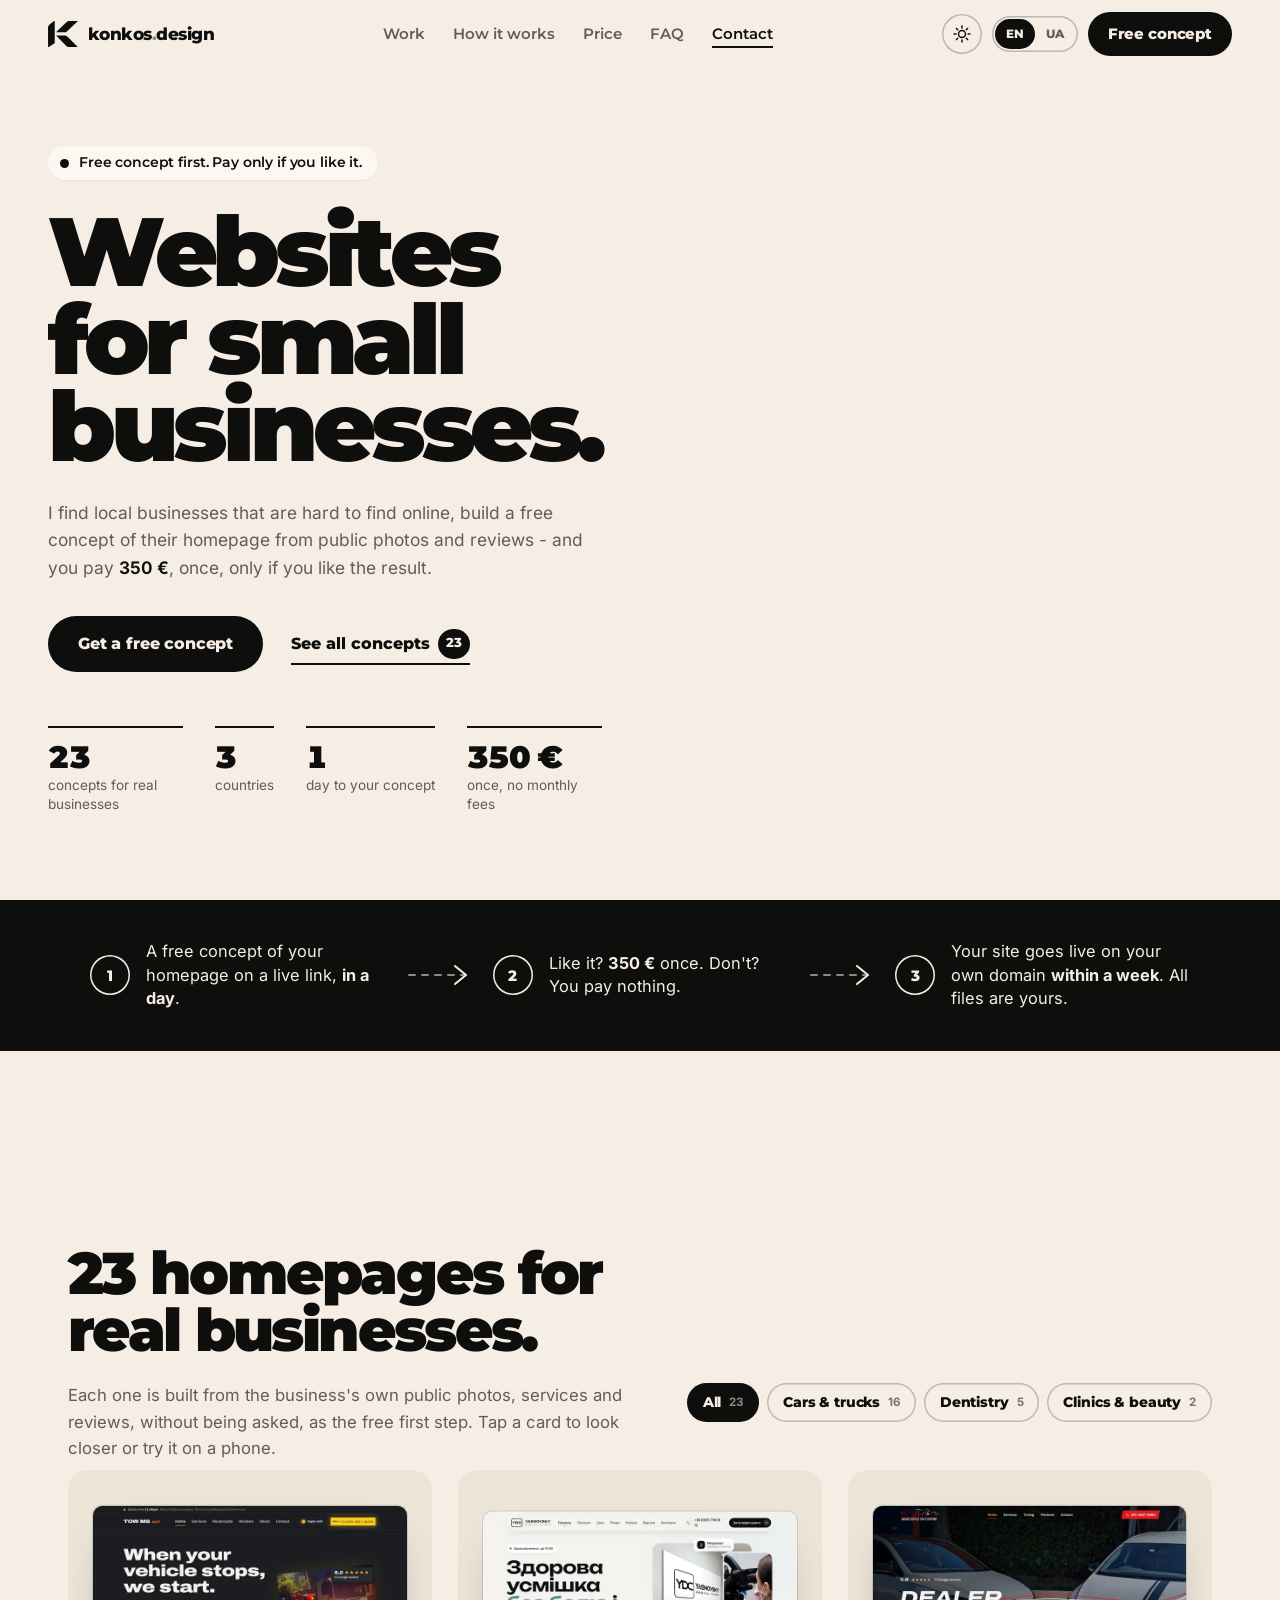
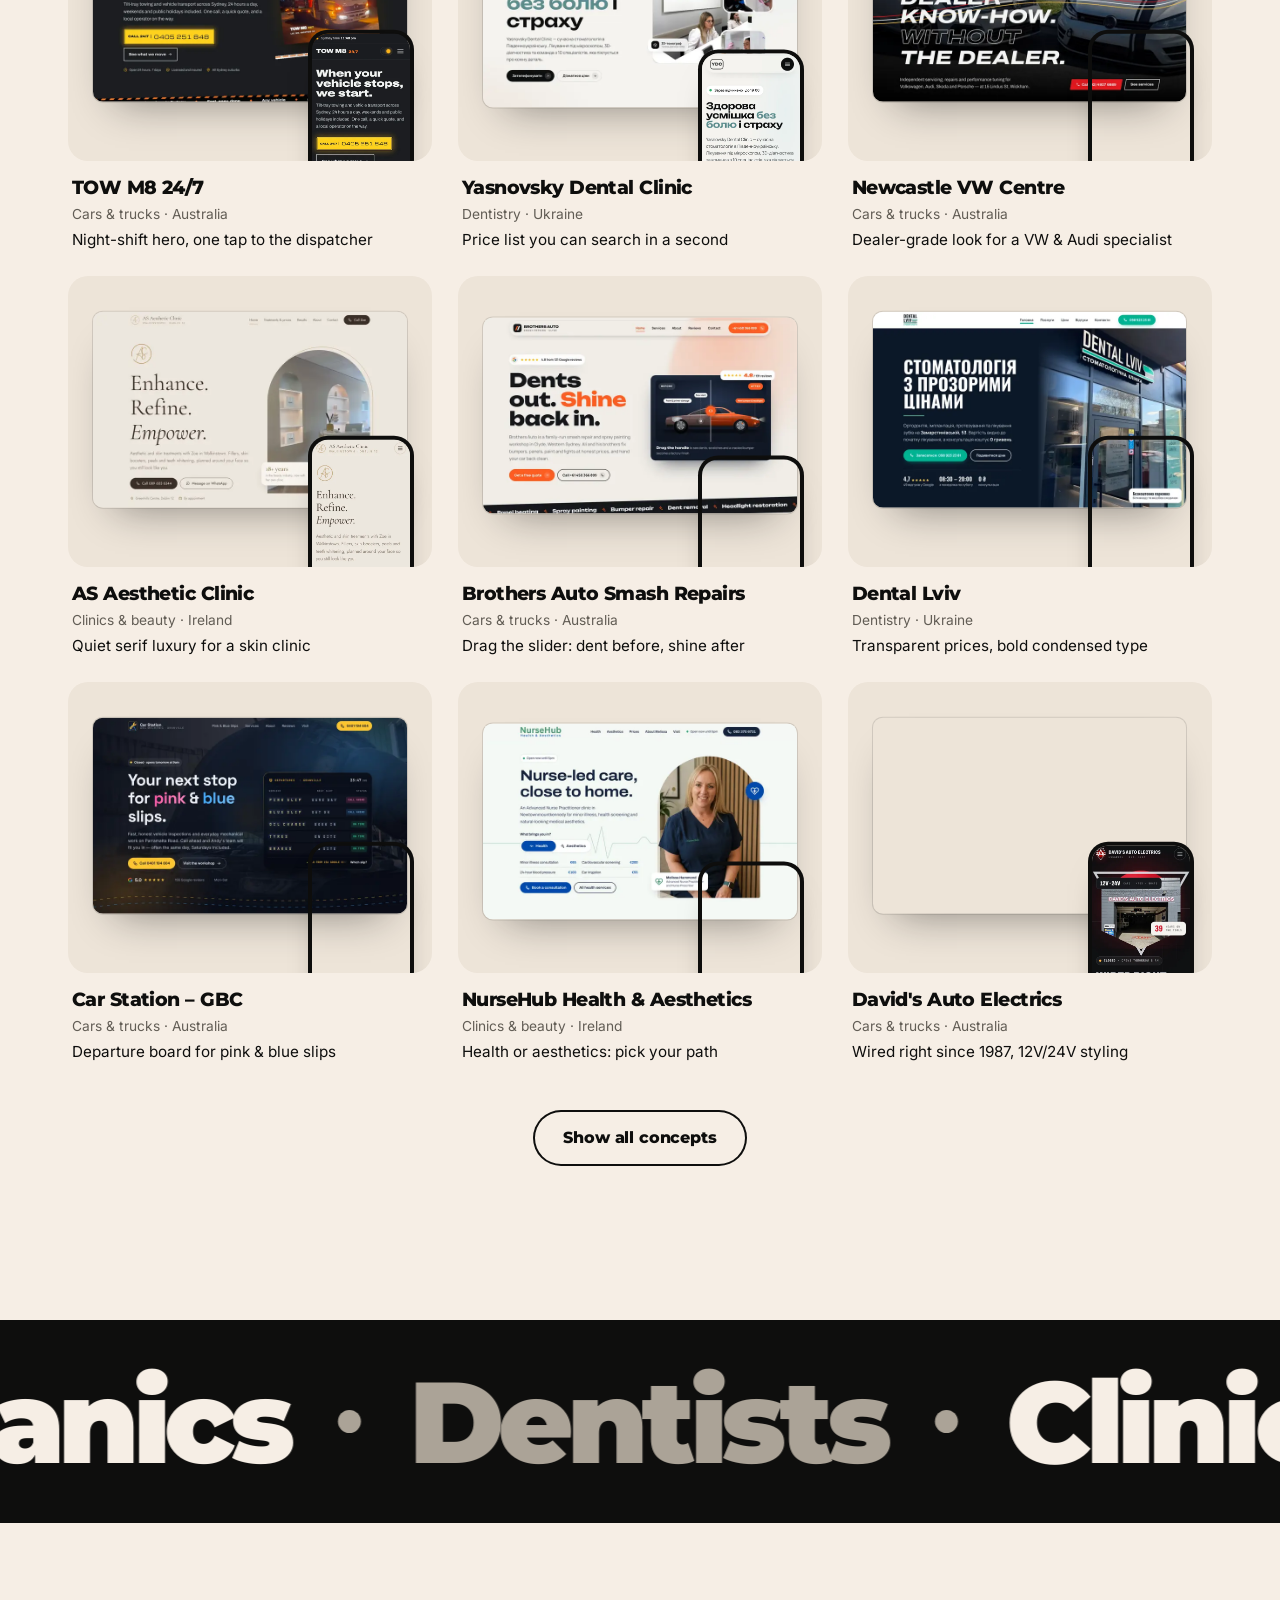
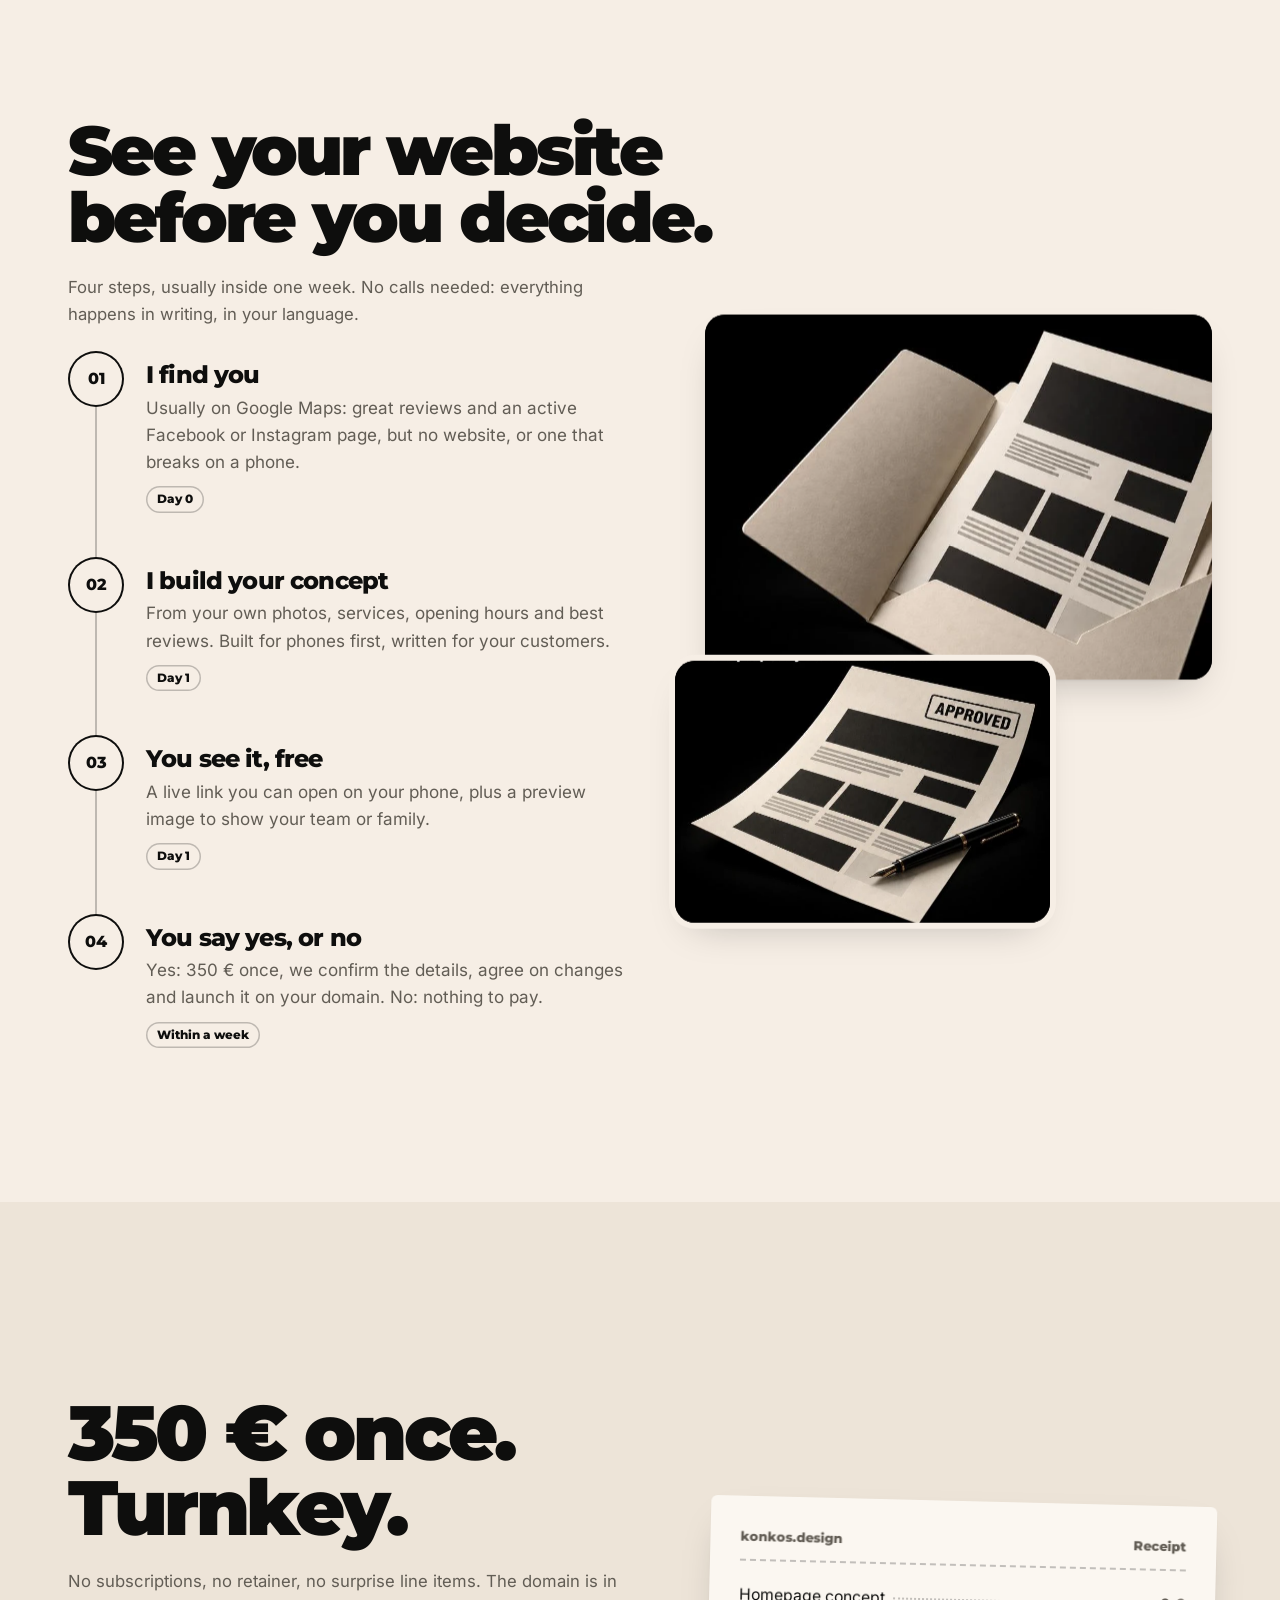
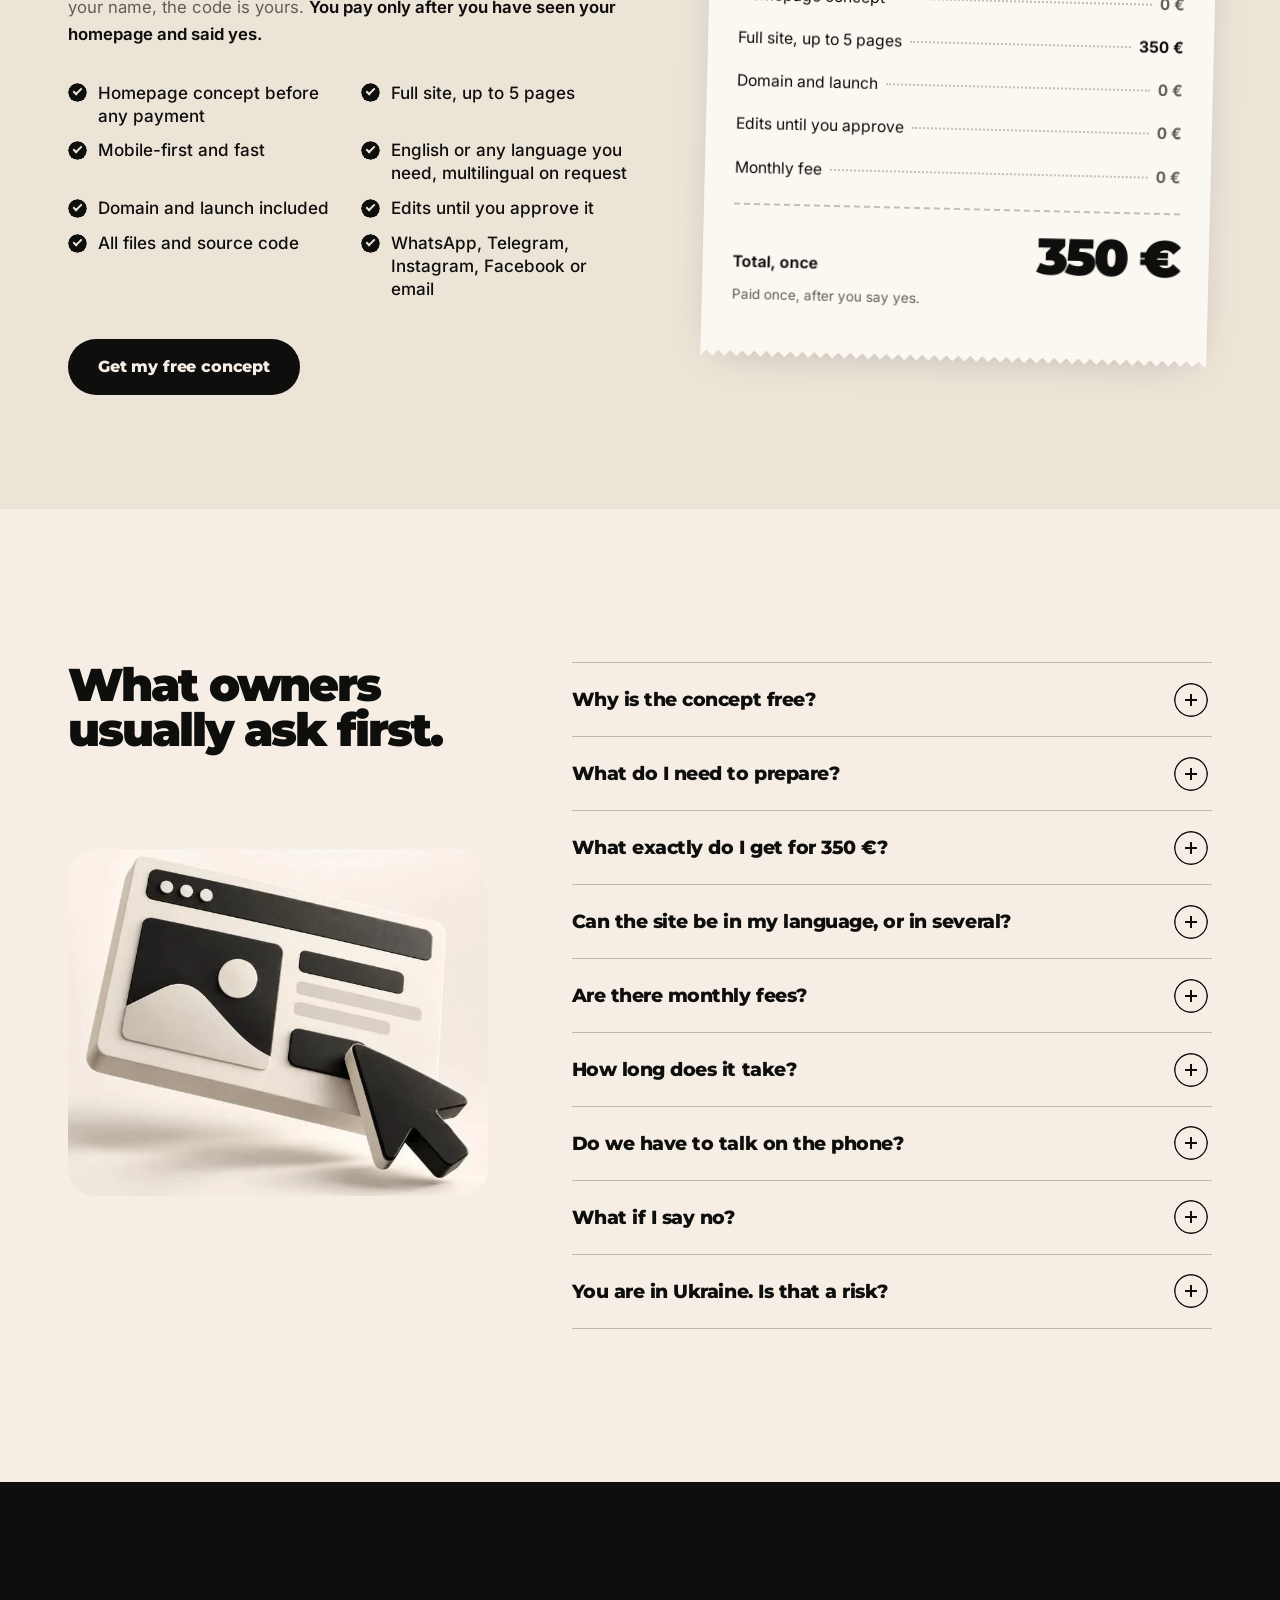
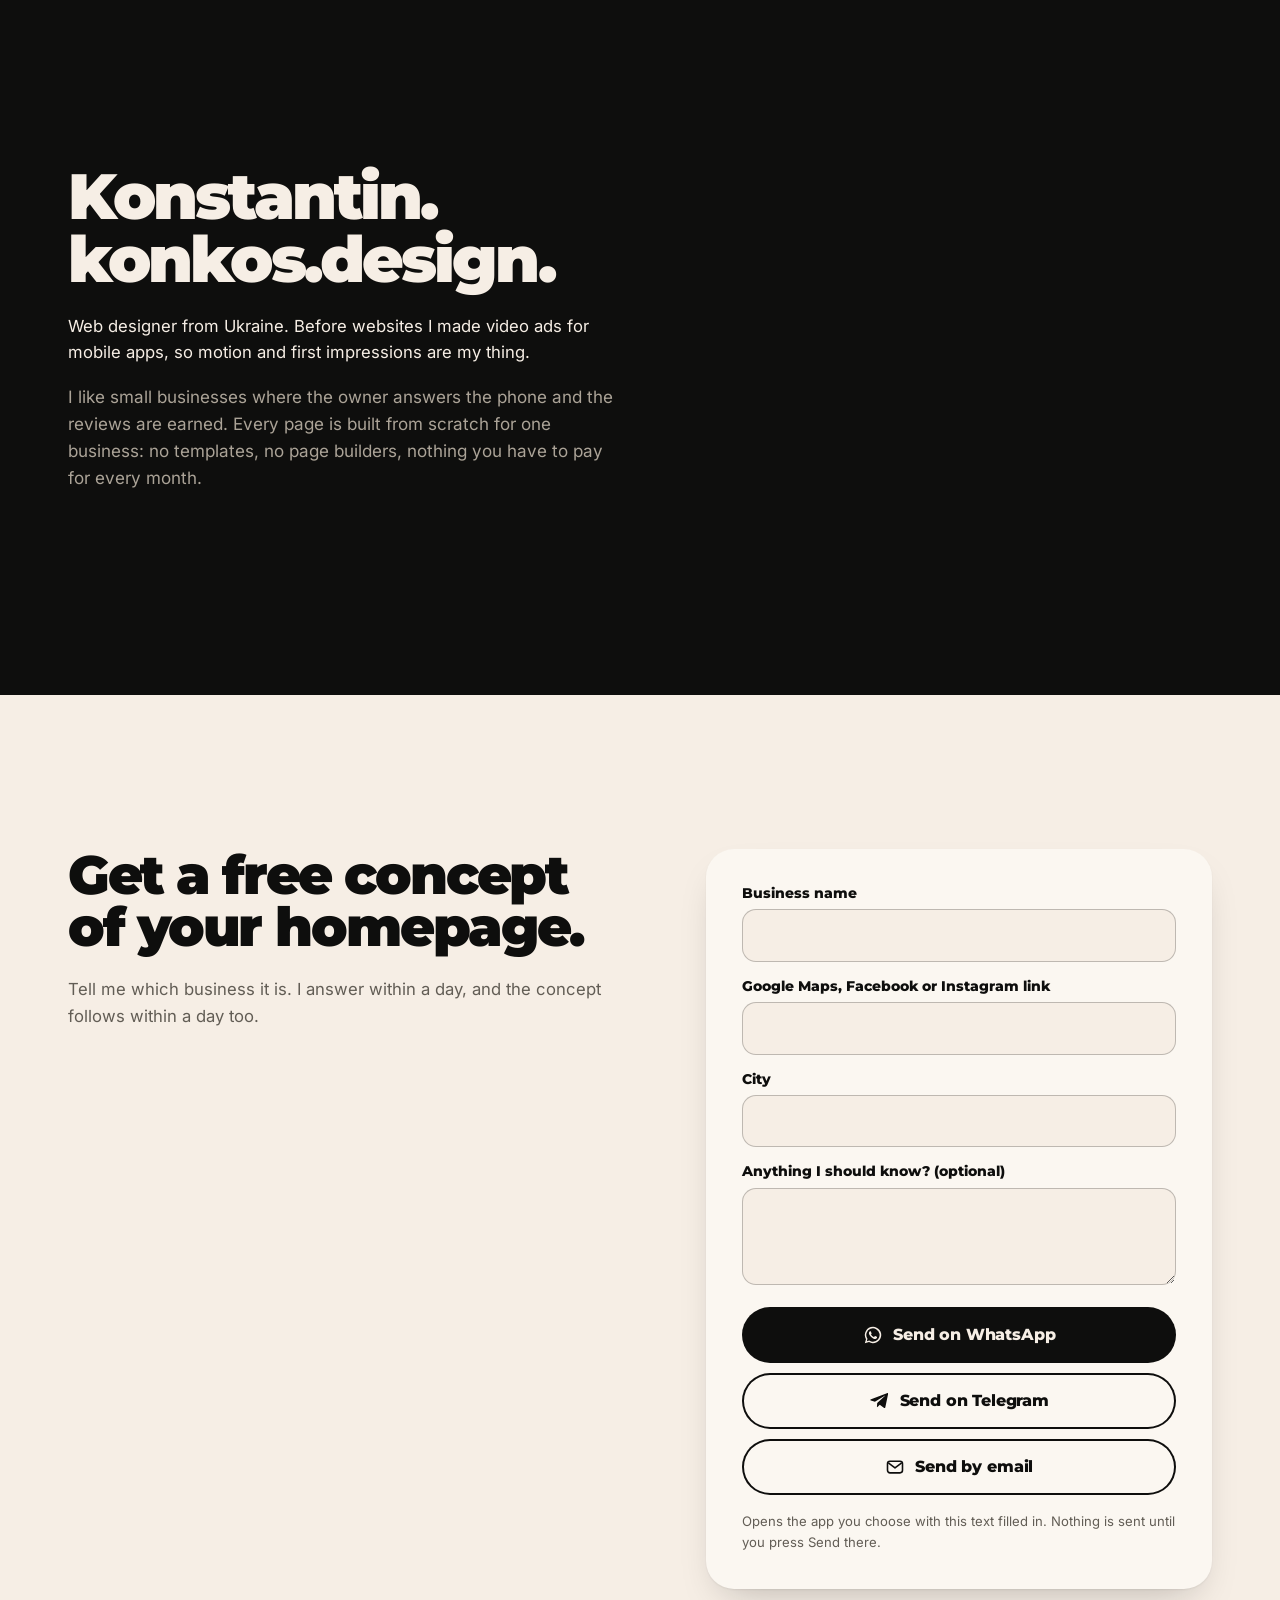
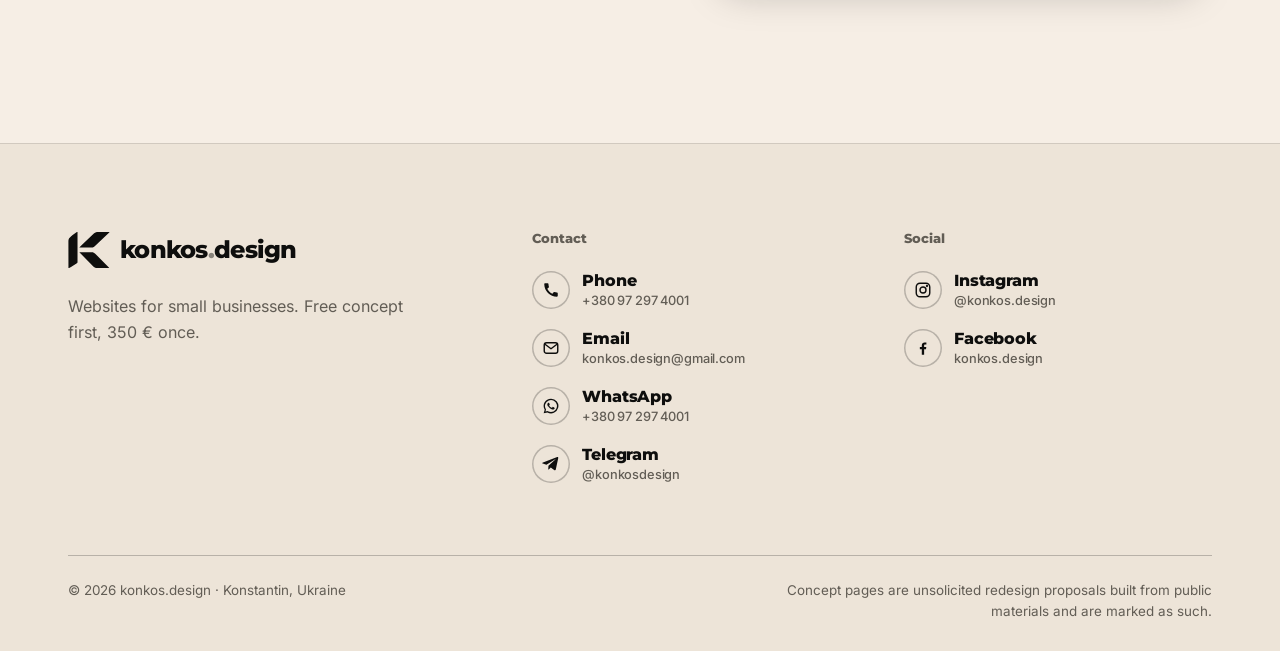
<file: index.html>
<!doctype html>
<html lang="en">
<head>
<meta charset="utf-8">
<meta name="viewport" content="width=device-width, initial-scale=1, viewport-fit=cover">
<title>Websites for small businesses - 350 € once | konkos.design</title>
<meta name="description" content="A free homepage concept for your business first. The full website for 350 € once, only if you like it. Domain and launch included.">
<meta name="robots" content="index, follow, max-image-preview:large">
<link rel="canonical" href="https://konkosdesign.com/">
<link rel="alternate" hreflang="en" href="https://konkosdesign.com/">
<link rel="alternate" hreflang="uk" href="https://konkosdesign.com/?lang=ua">
<link rel="alternate" hreflang="x-default" href="https://konkosdesign.com/">
<meta name="theme-color" content="#F6EEE5" id="themeColor">
<meta name="color-scheme" content="light dark">
<meta property="og:type" content="website">
<meta property="og:site_name" content="konkos.design">
<meta property="og:url" content="https://konkosdesign.com/">
<meta property="og:locale" content="en_US">
<meta property="og:locale:alternate" content="uk_UA">
<meta property="og:title" content="Websites for small businesses - 350 € once">
<meta property="og:description" content="See your website before you decide. A free concept first, you pay only if you like it.">
<meta property="og:image" content="https://konkosdesign.com/og.jpg">
<meta property="og:image:secure_url" content="https://konkosdesign.com/og.jpg">
<meta property="og:image:type" content="image/jpeg">
<meta property="og:image:width" content="1200">
<meta property="og:image:height" content="630">
<meta property="og:image:alt" content="konkos.design - websites for small businesses, 350 € once, pay only if you like it">
<meta name="twitter:card" content="summary_large_image">
<meta name="twitter:title" content="Websites for small businesses - 350 € once">
<meta name="twitter:description" content="See your website before you decide. A free concept first, you pay only if you like it.">
<meta name="twitter:image" content="https://konkosdesign.com/og.jpg">
<script type="application/ld+json">
{
  "@context": "https://schema.org",
  "@type": "ProfessionalService",
  "name": "konkos.design",
  "url": "https://konkosdesign.com/",
  "image": "https://konkosdesign.com/og.jpg",
  "logo": "https://konkosdesign.com/img/brand/apple-touch-icon.png",
  "description": "Websites for small businesses. A free homepage concept first, the full website for 350 € once, only if you like it.",
  "founder": { "@type": "Person", "name": "Konstantin" },
  "address": { "@type": "PostalAddress", "addressCountry": "UA" },
  "areaServed": ["UA", "IE", "GB", "AU", "CA"],
  "availableLanguage": ["en", "uk"],
  "email": "konkos.design@gmail.com",
  "telephone": "+380972974001",
  "priceRange": "350 €",
  "sameAs": [
    "https://instagram.com/konkos.design",
    "https://www.facebook.com/profile.php?id=61595298959880",
    "https://t.me/konkosdesign"
  ]
}
</script>
<link rel="icon" href="img/brand/favicon.svg" type="image/svg+xml">
<link rel="apple-touch-icon" href="img/brand/apple-touch-icon.png">
<link rel="preload" href="fonts/montserrat-latin-900-normal.woff2" as="font" type="font/woff2" crossorigin>
<link rel="preload" href="fonts/inter-latin-wght-normal.woff2" as="font" type="font/woff2" crossorigin>
<link rel="stylesheet" href="css/style.css">
<script>(function(d){d.classList.add('js');if(!matchMedia('(prefers-reduced-motion: reduce)').matches)d.classList.add('js-anim');try{var p=new URLSearchParams(location.search).get('lang')||localStorage.getItem('kd-lang');if(p==='ua'){d.lang='uk';d.dataset.lang='ua'}var t=localStorage.getItem('kd-theme')||(matchMedia('(prefers-color-scheme: dark)').matches?'dark':'light');d.dataset.theme=t}catch(e){d.dataset.theme='light'}})(document.documentElement)</script>
</head>
<body>
<a class="skip" href="#work" data-i18n="skip">Skip to the work</a>

<header class="hdr" id="hdr">
  <div class="hdr__in">
    <a class="logo" href="#top" aria-label="konkos.design - home">
      <svg class="logo__k" viewBox="0 0 115.4 100" aria-hidden="true"><use href="#k"/></svg>
      <span class="logo__w">konkos<i>.</i>design</span>
    </a>
    <nav class="nav" aria-label="Main">
      <a href="#work" data-i18n="nav_work">Work</a>
      <a href="#process" data-i18n="nav_process">How it works</a>
      <a href="#price" data-i18n="nav_price">Price</a>
      <a href="#faq" data-i18n="nav_faq">FAQ</a>
      <a href="#contact" data-i18n="nav_contact">Contact</a>
    </nav>
    <div class="hdr__r">
      <button type="button" class="theme" id="themeBtn" aria-label="Dark mode" aria-pressed="false">
        <svg viewBox="0 0 24 24" aria-hidden="true"><g class="theme__sun"><circle cx="12" cy="12" r="4.2"/><path d="M12 2.5v2.2M12 19.3v2.2M2.5 12h2.2M19.3 12h2.2M5.3 5.3l1.6 1.6M17.1 17.1l1.6 1.6M5.3 18.7l1.6-1.6M17.1 6.9l1.6-1.6"/></g><path class="theme__moon" d="M20 14.6A8.2 8.2 0 0 1 9.4 4a8.2 8.2 0 1 0 10.6 10.6z"/></svg>
      </button>
      <div class="lang" role="group" aria-label="Language">
        <button type="button" data-lang="en" aria-pressed="true">EN</button>
        <button type="button" data-lang="ua" aria-pressed="false">UA</button>
      </div>
      <a class="btn btn--ink btn--sm hdr__cta" href="#start"><span data-i18n="cta_free">Free concept</span></a>
    </div>
  </div>
</header>

<main id="top">

<!-- ================= HERO ================= -->
<section class="hero" aria-labelledby="h1">
  <div class="hero__copy" data-par-copy>
    <p class="hero__pill" id="pill"><span class="dot" aria-hidden="true"></span><span data-i18n="pill">Free concept first. Pay only if you like it.</span></p>
    <h1 class="hero__h" id="h1" data-i18n="h1">Websites for small businesses.</h1>
    <p class="hero__sub" id="pitch" data-i18n-html="sub">I find local businesses that are hard to find online, build a free concept of their homepage from public photos and reviews - and you pay <b>350&nbsp;€</b>, once, only if you like the result.</p>
    <div class="hero__cta">
      <a class="btn btn--ink" href="#start" data-mag><span data-i18n="cta_get">Get a free concept</span></a>
      <a class="link" href="#work" id="cta2"><span data-i18n="cta_see">See all concepts</span> <b class="n-works">23</b></a>
    </div>
    <ul class="facts" aria-label="In numbers">
      <li><b data-count="23" class="n-works">23</b><span data-i18n="f1">concepts for real businesses</span></li>
      <li><b data-count="3">3</b><span data-i18n="f2">countries</span></li>
      <li><b data-count="1">1</b><span data-i18n="f3">day to your concept</span></li>
      <li><b>350&nbsp;€</b><span data-i18n="f4">once, no monthly fees</span></li>
    </ul>
    <div class="strip" aria-hidden="true"><div class="strip__track" id="strip"></div></div>
  </div>
  <div class="wall" id="wall" aria-hidden="true">
    <div class="wall__tilt" id="wallTilt">
      <div class="wall__plane" id="wallPlane">
        <div class="wall__col"></div>
        <div class="wall__col"></div>
        <div class="wall__col"></div>
      </div>
    </div>
  </div>
</section>

<!-- ================= OFFER: 3 steps with arrows ================= -->
<section class="offer" aria-label="The offer in three steps">
  <ol class="wrap offer__in">
    <li class="offer__step" tabindex="0"><b class="n">1</b><span class="offer__t" data-i18n-html="o1">A free concept of your homepage on a live link, <b>in a day</b>.</span></li>
    <li class="offer__arrow" aria-hidden="true"><svg viewBox="0 0 64 24"><path class="a-line" d="M2 12h56"/><path class="a-head" d="M48 3l11 9-11 9"/></svg></li>
    <li class="offer__step" tabindex="0"><b class="n">2</b><span class="offer__t" data-i18n-html="o2">Like it? <b>350&nbsp;€</b> once. Don't? You pay nothing.</span></li>
    <li class="offer__arrow" aria-hidden="true"><svg viewBox="0 0 64 24"><path class="a-line" d="M2 12h56"/><path class="a-head" d="M48 3l11 9-11 9"/></svg></li>
    <li class="offer__step" tabindex="0"><b class="n">3</b><span class="offer__t" data-i18n-html="o3">Your site goes live on your own domain <b>within a week</b>. All files are yours.</span></li>
  </ol>
</section>

<!-- ================= WORK ================= -->
<section class="work sec" id="work" aria-labelledby="work-h">
  <div class="wrap">
    <div class="work__head">
      <div class="sec__head" data-par-head>
        <h2 id="work-h"><span class="n-works">23</span> <span data-i18n="work_h">homepages for real businesses.</span></h2>
        <p class="lead" data-i18n="work_lead">Each one is built from the business's own public photos, services and reviews, without being asked, as the free first step. Tap a card to look closer or try it on a phone.</p>
      </div>
      <div class="filters" role="toolbar" aria-label="Filter by trade" id="filters">
        <button type="button" class="chip" data-f="" aria-pressed="true"><span data-i18n="t_all">All</span><small></small></button>
        <button type="button" class="chip" data-f="auto" aria-pressed="false"><span data-i18n="t_auto">Cars & trucks</span><small></small></button>
        <button type="button" class="chip" data-f="dental" aria-pressed="false"><span data-i18n="t_dental">Dentistry</span><small></small></button>
        <button type="button" class="chip" data-f="clinic" aria-pressed="false"><span data-i18n="t_clinic">Clinics & beauty</span><small></small></button>
      </div>
    </div>
    <ul class="grid is-collapsed" id="grid"></ul>
    <div class="more" id="more"><button type="button" class="btn btn--line" id="moreBtn"><span data-i18n="more">Show all concepts</span></button></div>
  </div>
</section>

<!-- ================= MARQUEE ================= -->
<section class="band" aria-label="Who I build for">
  <div class="band__row">
    <div class="band__track" data-i18n-list="band1">
      <span>Mechanics</span><span class="m">Dentists</span><span>Clinics</span><span class="m">Electricians</span><span>Barbers</span><span class="m">Plumbers</span><span>Roofers</span><span class="m">Tyre shops</span>
    </div>
  </div>
</section>

<!-- ================= PROCESS ================= -->
<section class="proc sec" id="process" aria-labelledby="proc-h">
  <div class="wrap">
    <div class="sec__head" data-par-head>
      <h2 id="proc-h" data-i18n="proc_h">See your website before you decide.</h2>
      <p class="lead" data-i18n="proc_lead">Four steps, usually inside one week. No calls needed: everything happens in writing, in your language.</p>
    </div>
    <div class="proc__grid">
      <ol class="steps" id="steps">
        <li><span class="steps__n">01</span><div><h3 data-i18n="s1h">I find you</h3><p data-i18n="s1p">Usually on Google Maps: great reviews and an active Facebook or Instagram page, but no website, or one that breaks on a phone.</p><i data-i18n="s1d">Day 0</i></div></li>
        <li><span class="steps__n">02</span><div><h3 data-i18n="s2h">I build your concept</h3><p data-i18n="s2p">From your own photos, services, opening hours and best reviews. Built for phones first, written for your customers.</p><i data-i18n="s2d">Day 1</i></div></li>
        <li><span class="steps__n">03</span><div><h3 data-i18n="s3h">You see it, free</h3><p data-i18n="s3p">A live link you can open on your phone, plus a preview image to show your team or family.</p><i data-i18n="s3d">Day 1</i></div></li>
        <li><span class="steps__n">04</span><div><h3 data-i18n="s4h">You say yes, or no</h3><p data-i18n="s4p">Yes: 350 € once, we confirm the details, agree on changes and launch it on your domain. No: nothing to pay.</p><i data-i18n="s4d">Within a week</i></div></li>
      </ol>
      <div class="proc__art" aria-hidden="true">
        <figure class="art art--folder" data-par="-10" data-tilt><img src="img/brand/folder.webp" alt="" width="737" height="530" loading="lazy"></figure>
        <figure class="art art--approved" data-par="14" data-tilt><img src="img/brand/approved.webp" alt="" width="737" height="515" loading="lazy"></figure>
      </div>
    </div>
  </div>
</section>

<!-- ================= PRICE ================= -->
<section class="price sec" id="price" aria-labelledby="price-h">
  <div class="wrap price__grid">
    <div data-par-head>
      <h2 id="price-h" data-i18n-html="price_h">350&nbsp;€ once. Turnkey.</h2>
      <p class="lead" data-i18n-html="price_lead">No subscriptions, no retainer, no surprise line items. The domain is in your name, the code is yours. <b>You pay only after you have seen your homepage and said yes.</b></p>
      <ul class="incl" data-i18n-list="incl">
        <li>Homepage concept before any payment</li>
        <li>Full site, up to 5 pages</li>
        <li>Mobile-first and fast</li>
        <li>English or any language you need, multilingual on request</li>
        <li>Domain and launch included</li>
        <li>Edits until you approve it</li>
        <li>All files and source code</li>
        <li>WhatsApp, Telegram, Instagram, Facebook or email</li>
      </ul>
      <a class="btn btn--ink" href="#start" data-mag><span data-i18n="cta_my">Get my free concept</span></a>
    </div>
    <div class="receipt" data-rv>
      <div class="receipt__h"><span>konkos.design</span><span data-i18n="r_h">Receipt</span></div>
      <ul>
        <li class="z"><span data-i18n="r1">Homepage concept</span><i></i><b>0&nbsp;€</b></li>
        <li><span data-i18n="r2">Full site, up to 5 pages</span><i></i><b>350&nbsp;€</b></li>
        <li class="z"><span data-i18n="r3">Domain and launch</span><i></i><b>0&nbsp;€</b></li>
        <li class="z"><span data-i18n="r4">Edits until you approve</span><i></i><b>0&nbsp;€</b></li>
        <li class="z"><span data-i18n="r5">Monthly fee</span><i></i><b>0&nbsp;€</b></li>
      </ul>
      <div class="receipt__tot"><span data-i18n="r_tot">Total, once</span><b>350&nbsp;€</b></div>
      <p class="receipt__note" data-i18n="r_note">Paid once, after you say yes.</p>
      <span class="stamp" aria-hidden="true">
        <svg class="stamp__ring" viewBox="0 0 120 120"><defs><path id="sc" d="M60 60 m-44 0 a44 44 0 1 1 88 0 a44 44 0 1 1 -88 0"/></defs><text><textPath href="#sc" textLength="272" lengthAdjust="spacingAndGlyphs" data-i18n="stamp">PAY ONLY IF YOU LIKE IT · FREE CONCEPT FIRST · </textPath></text></svg>
        <svg class="stamp__k" viewBox="0 0 115.4 100"><use href="#k"/></svg>
      </span>
    </div>
  </div>
</section>

<!-- ================= FAQ ================= -->
<section class="faq sec" id="faq" aria-labelledby="faq-h">
  <div class="wrap faq__grid">
    <div class="sec__head sec__head--sticky">
      <h2 id="faq-h" data-i18n="faq_h">What owners usually ask first.</h2>
      <figure class="art art--browser" data-tilt aria-hidden="true"><img src="img/brand/browser.webp" alt="" width="660" height="545" loading="lazy"></figure>
    </div>
    <div class="qa">
      <details data-rv><summary data-i18n="q1">Why is the concept free?</summary><p data-i18n="a1">Because showing is faster than explaining. I only build a concept when I already see what your online presence is missing, and most owners decide within a minute once they see their own business on a phone.</p></details>
      <details data-rv><summary data-i18n="q2">What do I need to prepare?</summary><p data-i18n="a2">Nothing. I take photos, services, opening hours and reviews from your Google Maps listing and your Facebook or Instagram page. If you have better photos, send them later.</p></details>
      <details data-rv><summary data-i18n="q3">What exactly do I get for 350 €?</summary><p data-i18n="a3">The full site, up to 5 pages, on your own domain: mobile-first, with your texts, photos and reviews, edits until you approve it, the domain and the launch. All files and source code are yours.</p></details>
      <details data-rv><summary data-i18n="q9">Can the site be in my language, or in several?</summary><p data-i18n="a9">Yes. I build in English, Ukrainian or any language your customers speak, and I can make the site multilingual with a language switcher.</p></details>
      <details data-rv><summary data-i18n="q4">Are there monthly fees?</summary><p data-i18n="a4">No. 350 € once. Hosting for a site like this can be free, and the domain is registered in your name, so you stay in control.</p></details>
      <details data-rv><summary data-i18n="q5">How long does it take?</summary><p data-i18n="a5">The concept takes one day. The full site after your yes is usually ready within a week.</p></details>
      <details data-rv><summary data-i18n="q6">Do we have to talk on the phone?</summary><p data-i18n="a6">No. Everything can be done in writing, in your language: WhatsApp, Telegram, Instagram, Facebook or email.</p></details>
      <details data-rv><summary data-i18n="q7">What if I say no?</summary><p data-i18n="a7">Then you pay nothing. Every concept is marked as unofficial, and I take it down if you ask.</p></details>
      <details data-rv><summary data-i18n="q8">You are in Ukraine. Is that a risk?</summary><p data-i18n="a8">Your site lives on hosting outside Ukraine, so nothing depends on my power grid. Payment is by invoice, and I answer within a day.</p></details>
    </div>
  </div>
</section>

<!-- ================= ABOUT ================= -->
<section class="about sec" id="about" aria-labelledby="about-h">
  <div class="wrap about__grid">
    <div data-par-head>
      <h2 id="about-h" data-i18n="about_h">Konstantin. konkos.design.</h2>
      <p class="lead" data-i18n="about_p1">Web designer from Ukraine. Before websites I made video ads for mobile apps, so motion and first impressions are my thing.</p>
      <p data-i18n="about_p2">I like small businesses where the owner answers the phone and the reviews are earned. Every page is built from scratch for one business: no templates, no page builders, nothing you have to pay for every month.</p>
    </div>
    <div class="clay clay--k" data-clay="k" aria-hidden="true">
      <svg class="clay__fallback clay__fallback--k" viewBox="0 0 115.4 100"><use href="#k"/></svg>
    </div>
  </div>
</section>

<!-- ================= START ================= -->
<section class="start sec" id="start" aria-labelledby="start-h">
  <div class="wrap start__grid">
    <div class="start__copy">
      <h2 id="start-h" data-i18n="start_h">Get a free concept of your homepage.</h2>
      <p class="lead" data-i18n="start_lead">Tell me which business it is. I answer within a day, and the concept follows within a day too.</p>
      <div class="clay clay--contact" data-clay="contact" aria-hidden="true">
        <img class="clay__fallback" src="img/brand/contact.webp" alt="" width="600" height="470" loading="lazy">
      </div>
    </div>
    <form class="form" id="form" novalidate>
      <label><span data-i18n="l_biz">Business name</span><input name="biz" required autocomplete="organization"></label>
      <label><span data-i18n="l_link">Google Maps, Facebook or Instagram link</span><input name="link" inputmode="url"></label>
      <label><span data-i18n="l_city">City</span><input name="city" autocomplete="address-level2"></label>
      <label><span data-i18n="l_note">Anything I should know? (optional)</span><textarea name="note" rows="3"></textarea></label>
      <div class="form__send" id="send"></div>
      <p class="form__hint" id="formHint" data-i18n="l_hint">Opens the app you choose with this text filled in. Nothing is sent until you press Send there.</p>
      <p class="form__err" id="formErr" role="alert" hidden data-i18n="l_err">Add the business name first.</p>
    </form>
  </div>
</section>

</main>

<!-- ================= FOOTER / CONTACTS ================= -->
<footer class="ftr" id="contact">
  <div class="wrap">
    <div class="ftr__top">
      <div class="ftr__brand">
        <span class="logo logo--lg"><svg class="logo__k" viewBox="0 0 115.4 100" aria-hidden="true"><use href="#k"/></svg><span class="logo__w">konkos<i>.</i>design</span></span>
        <p data-i18n="ftr_tag">Websites for small businesses. Free concept first, 350 € once.</p>
      </div>
      <div class="ftr__col">
        <h3 data-i18n="ftr_contact">Contact</h3>
        <ul class="ftr__list" id="ftrContact"></ul>
      </div>
      <div class="ftr__col">
        <h3 data-i18n="ftr_social">Social</h3>
        <ul class="ftr__list" id="ftrSocial"></ul>
      </div>
    </div>
    <div class="ftr__bot">
      <span>© <span id="year">2026</span> konkos.design · <span data-i18n="ftr_who">Konstantin, Ukraine</span></span>
      <span class="ftr__note" data-i18n="ftr_note">Concept pages are unsolicited redesign proposals built from public materials and are marked as such.</span>
    </div>
  </div>
</footer>

<nav class="bar" id="bar" aria-label="Quick actions">
  <a href="#price" class="bar__price"><span data-i18n="bar_price">350 € · how it works</span></a>
  <a href="#start" class="btn btn--ink btn--sm"><span data-i18n="cta_free">Free concept</span></a>
</nav>

<!-- ================= PROJECT SHEET ================= -->
<dialog class="sheet" id="sheet" aria-labelledby="sheetTitle">
  <div class="sheet__in">
    <div class="sheet__bar">
      <span class="sheet__count" id="sheetCount"></span>
      <div class="sheet__nav">
        <button type="button" class="ic" id="sheetPrev" aria-label="Previous project"><svg viewBox="0 0 24 24"><path d="M15 5l-7 7 7 7"/></svg></button>
        <button type="button" class="ic" id="sheetNext" aria-label="Next project"><svg viewBox="0 0 24 24"><path d="M9 5l7 7-7 7"/></svg></button>
        <button type="button" class="ic" id="sheetClose" aria-label="Close"><svg viewBox="0 0 24 24"><path d="M6 6l12 12M18 6L6 18"/></svg></button>
      </div>
    </div>
    <div class="sheet__body">
      <div class="sheet__media">
        <div class="sheet__shots">
          <img id="sheetD" class="sheet__d" alt="" width="1440" height="900">
          <img id="sheetM" class="sheet__m" alt="" width="390" height="844">
        </div>
        <div class="sheet__live">
          <div class="phone"><div class="phone__in"><iframe id="sheetFrame" title="Live concept" tabindex="0"></iframe></div></div>
        </div>
      </div>
      <div class="sheet__info">
        <span class="badge" data-i18n="kind">Concept · not the official site</span>
        <h3 id="sheetTitle"></h3>
        <p class="sheet__idea" id="sheetIdea"></p>
        <dl>
          <div><dt data-i18n="d_trade">Trade</dt><dd id="sheetTrade"></dd></div>
          <div><dt data-i18n="d_country">Country</dt><dd id="sheetCountry"></dd></div>
          <div><dt data-i18n="d_lang">Language</dt><dd id="sheetLang"></dd></div>
        </dl>
        <button type="button" class="btn btn--ink" id="sheetTry"><span data-i18n="try">Try it on a phone</span></button>
        <button type="button" class="btn btn--line" id="sheetBack"><span data-i18n="back">Back to screenshots</span></button>
        <p class="sheet__note" data-i18n="live_note">This is the real page, not a screenshot. Scroll it.</p>
      </div>
    </div>
  </div>
</dialog>

<svg width="0" height="0" style="position:absolute" aria-hidden="true">
  <symbol id="k" viewBox="0 0 115.4 100"><path d="M30.9 56.1 L70.4 96.3 L73.7 98.5 L77.1 99.8 L78.6 99.9 L113.7 99.9 L113.6 99.5 L79.2 64.9 L74.2 60.0 L70.8 57.5 L68.6 56.5 L66.1 56.0ZM25.8 0.1 L24.0 0.3 L18.1 4.1 L12.3 8.2 L7.5 12.2 L3.2 16.8 L1.8 18.9 L0.5 21.8 L0.0 25.0 L0.2 99.9 L2.5 99.8 L3.8 99.4 L7.7 97.5 L24.0 86.5 L25.8 84.6ZM115.4 0.1 L80.2 0.1 L77.1 0.7 L74.6 1.9 L71.9 3.8 L35.5 38.3 L30.8 43.2 L65.0 43.2 L67.8 42.9 L71.0 41.6 L73.6 39.9Z" fill="currentColor"/></symbol>
</svg>

<script src="js/data.js"></script>
<script src="js/i18n.js"></script>
<script src="js/vendor/gsap.min.js" defer></script>
<script src="js/vendor/ScrollTrigger.min.js" defer></script>
<script src="js/main.js" defer></script>
</body>
</html>
</file>
<file: css/style.css>
/* ============ konkos.design - brand: cream + black, heavy grotesk, clay 3D ============ */
@font-face{font-family:"Montserrat";font-weight:600;font-display:swap;src:url(../fonts/montserrat-latin-600-normal.woff2) format("woff2");unicode-range:U+0000-00FF,U+0131,U+0152-0153,U+02BB-02BC,U+02C6,U+02DA,U+02DC,U+0304,U+0308,U+0329,U+2000-206F,U+20AC,U+2122,U+2191,U+2193,U+2212,U+2215,U+FEFF,U+FFFD}
@font-face{font-family:"Montserrat";font-weight:600;font-display:swap;src:url(../fonts/montserrat-cyrillic-600-normal.woff2) format("woff2");unicode-range:U+0301,U+0400-045F,U+0490-0491,U+04B0-04B1,U+2116}
@font-face{font-family:"Montserrat";font-weight:800;font-display:swap;src:url(../fonts/montserrat-latin-800-normal.woff2) format("woff2");unicode-range:U+0000-00FF,U+0131,U+0152-0153,U+02BB-02BC,U+02C6,U+02DA,U+02DC,U+0304,U+0308,U+0329,U+2000-206F,U+20AC,U+2122,U+2191,U+2193,U+2212,U+2215,U+FEFF,U+FFFD}
@font-face{font-family:"Montserrat";font-weight:800;font-display:swap;src:url(../fonts/montserrat-cyrillic-800-normal.woff2) format("woff2");unicode-range:U+0301,U+0400-045F,U+0490-0491,U+04B0-04B1,U+2116}
@font-face{font-family:"Montserrat";font-weight:900;font-display:swap;src:url(../fonts/montserrat-latin-900-normal.woff2) format("woff2");unicode-range:U+0000-00FF,U+0131,U+0152-0153,U+02BB-02BC,U+02C6,U+02DA,U+02DC,U+0304,U+0308,U+0329,U+2000-206F,U+20AC,U+2122,U+2191,U+2193,U+2212,U+2215,U+FEFF,U+FFFD}
@font-face{font-family:"Montserrat";font-weight:900;font-display:swap;src:url(../fonts/montserrat-cyrillic-900-normal.woff2) format("woff2");unicode-range:U+0301,U+0400-045F,U+0490-0491,U+04B0-04B1,U+2116}
@font-face{font-family:"Inter";font-weight:100 900;font-display:swap;src:url(../fonts/inter-latin-wght-normal.woff2) format("woff2");unicode-range:U+0000-00FF,U+0131,U+0152-0153,U+02BB-02BC,U+02C6,U+02DA,U+02DC,U+0304,U+0308,U+0329,U+2000-206F,U+20AC,U+2122,U+2191,U+2193,U+2212,U+2215,U+FEFF,U+FFFD}
@font-face{font-family:"Inter";font-weight:100 900;font-display:swap;src:url(../fonts/inter-cyrillic-wght-normal.woff2) format("woff2");unicode-range:U+0301,U+0400-045F,U+0490-0491,U+04B0-04B1,U+2116}

/* ============ tokens: light (default) and dark ============ */
:root{
  --paper:#F6EEE5; --paper2:#EDE4D8; --paper3:#E2D8CA; --card:#FBF7F1;
  --ink:#0E0E0D; --mut:#625D55; --line:rgba(14,14,13,.12); --line2:rgba(14,14,13,.24);
  --on-dark:#F6EEE5; --on-dark-mut:#ABA397; --dark-line:rgba(246,238,229,.16); --dark-2:#1C1B19;
  --btn-hover:#3a3834; --bezel:#0E0E0D; --glass:rgba(246,238,229,.86); --shade:14,14,13;
  --display:"Montserrat",system-ui,sans-serif; --sans:"Inter",system-ui,-apple-system,"Segoe UI",sans-serif;
  --r:20px; --ease:cubic-bezier(.2,.7,.2,1); --hdr:68px; --gut:clamp(16px,4vw,48px); --wrap:1240px;
  --shadow:0 1px 2px rgba(var(--shade),.06),0 18px 40px -18px rgba(var(--shade),.28);
  color-scheme:light;
}
:root[data-theme="dark"]{
  --paper:#0F0F0E; --paper2:#181715; --paper3:#24221F; --card:#1C1B19;
  --ink:#F2E9DD; --mut:#A49C91; --line:rgba(242,233,221,.12); --line2:rgba(242,233,221,.24);
  --on-dark:#0F0F0E; --on-dark-mut:#5E584F; --dark-line:rgba(15,15,14,.16); --dark-2:#E6DCCD;
  --btn-hover:#D8CDBE; --glass:rgba(15,15,14,.82); --shade:0,0,0;
  color-scheme:dark;
}
*,*::before,*::after{box-sizing:border-box}
html{scroll-behavior:smooth;-webkit-text-size-adjust:100%;scroll-padding-top:calc(var(--hdr) + 12px)}
body{margin:0;background:var(--paper);color:var(--ink);font:400 17px/1.6 var(--sans);overflow-x:clip;-webkit-font-smoothing:antialiased;text-rendering:optimizeLegibility;transition:background-color .5s,color .5s}
img{display:block;max-width:100%;height:auto}
a{color:inherit}
h1,h2,h3{font-family:var(--display);font-weight:900;letter-spacing:-.045em;line-height:.98;margin:0;text-wrap:balance;overflow-wrap:normal;hyphens:manual}
p{margin:0;text-wrap:pretty}
b,strong{font-weight:650}
:focus-visible{outline:2.5px solid var(--ink);outline-offset:3px;border-radius:6px}
::selection{background:var(--ink);color:var(--paper)}
.wrap{max-width:var(--wrap);margin:0 auto;padding:0 var(--gut)}
.skip{position:absolute;left:-999px;top:10px;z-index:100;background:var(--ink);color:var(--paper);padding:10px 16px;border-radius:999px}
.skip:focus{left:10px}
.sec{padding:clamp(88px,12vw,160px) 0}
.sec__head{max-width:760px;margin-bottom:clamp(36px,5vw,64px)}
.sec__head h2{font-size:clamp(2.3rem,5.4vw,4.6rem)}
.lead{margin-top:22px;font-size:clamp(1.02rem,1.3vw,1.18rem);color:var(--mut);max-width:58ch}
.lead b{color:var(--ink)}

/* ---------- buttons ---------- */
.btn{--bg:var(--ink);--fg:var(--paper);position:relative;display:inline-flex;align-items:center;justify-content:center;gap:10px;min-height:56px;padding:0 30px;border-radius:999px;
  background:var(--bg);color:var(--fg);font:700 1rem/1 var(--display);letter-spacing:-.01em;text-decoration:none;border:0;cursor:pointer;overflow:hidden;isolation:isolate;
  transition:transform .45s var(--ease),box-shadow .45s var(--ease);white-space:nowrap;-webkit-tap-highlight-color:transparent}
.btn::before{content:"";position:absolute;inset:0;z-index:-1;background:var(--btn-hover);border-radius:inherit;transform:translateY(102%);transition:transform .5s var(--ease)}
.btn span{position:relative;display:inline-block;transition:transform .45s var(--ease)}
.btn:hover::before{transform:none}
.btn:hover{box-shadow:0 16px 30px -14px rgba(var(--shade),.55)}
.btn:active{transform:scale(.97)}
.btn--sm{min-height:44px;padding:0 20px;font-size:.92rem}
.btn--line{--bg:transparent;--fg:var(--ink);box-shadow:inset 0 0 0 2px var(--ink)}
.btn--line::before{background:var(--ink)}
.btn--line:hover{--fg:var(--paper);color:var(--paper)}
.btn svg{width:20px;height:20px;flex:none;position:relative}
.link{display:inline-flex;align-items:center;gap:8px;font:700 1rem/1 var(--display);text-decoration:none;padding:6px 0;position:relative}
.link::after{content:"";position:absolute;left:0;right:0;bottom:0;height:2px;background:currentColor;transform-origin:right;transition:transform .5s var(--ease)}
.link:hover::after{transform:scaleX(0)}
.link b{display:inline-grid;place-items:center;min-width:30px;height:30px;padding:0 8px;border-radius:999px;background:var(--ink);color:var(--paper);font-size:.8rem;font-weight:800}

/* ---------- header ---------- */
.hdr{position:fixed;inset:0 0 auto;z-index:50;transition:background .35s,box-shadow .35s}
.hdr.is-scrolled{background:var(--glass);backdrop-filter:saturate(1.4) blur(14px);-webkit-backdrop-filter:saturate(1.4) blur(14px);box-shadow:0 1px 0 var(--line)}
.hdr__in{max-width:calc(var(--wrap) + 120px);margin:0 auto;height:var(--hdr);padding:0 var(--gut);display:flex;align-items:center;justify-content:space-between;gap:16px}
.logo{display:inline-flex;align-items:center;gap:10px;text-decoration:none;color:var(--ink)}
.logo__k{width:30px;height:26px;color:var(--ink);transition:transform .6s var(--ease)}
.logo:hover .logo__k{transform:rotate(-8deg) scale(1.06)}
.logo__w{font:800 1.08rem/1 var(--display);letter-spacing:-.03em}
.logo__w i{font-style:normal;opacity:.45}
.nav{display:flex;gap:2px}
.nav a{position:relative;font:600 .95rem/1 var(--display);text-decoration:none;padding:10px 13px;border-radius:999px;color:var(--mut);transition:color .25s}
.nav a::after{content:"";position:absolute;left:13px;right:13px;bottom:4px;height:2px;background:var(--ink);transform:scaleX(0);transform-origin:left;transition:transform .45s var(--ease)}
.nav a:hover,.nav a.is-on{color:var(--ink)}
.nav a.is-on::after,.nav a:hover::after{transform:none}
.hdr__r{display:flex;align-items:center;gap:10px}
.lang{display:flex;padding:3px;border-radius:999px;box-shadow:inset 0 0 0 1.5px var(--line2)}
.lang button{font:700 .78rem/1 var(--display);background:none;border:0;color:var(--mut);padding:9px 11px;border-radius:999px;cursor:pointer;transition:background .25s,color .25s}
.lang button[aria-pressed="true"]{background:var(--ink);color:var(--paper)}
.theme{width:40px;height:40px;border-radius:50%;border:0;background:transparent;box-shadow:inset 0 0 0 1.5px var(--line2);display:grid;place-items:center;cursor:pointer;color:var(--ink);transition:box-shadow .3s,transform .5s var(--ease)}
.theme:hover{box-shadow:inset 0 0 0 1.5px var(--ink)}
.theme:active{transform:scale(.92)}
.theme svg{width:20px;height:20px;fill:none;stroke:currentColor;stroke-width:1.8;stroke-linecap:round;overflow:visible}
.theme__sun,.theme__moon{transform-origin:12px 12px;transition:transform .6s var(--ease),opacity .4s}
.theme__moon{fill:currentColor;stroke:none;opacity:0;transform:rotate(-70deg) scale(.4)}
[data-theme="dark"] .theme__sun{opacity:0;transform:rotate(90deg) scale(.4)}
[data-theme="dark"] .theme__moon{opacity:1;transform:none}

/* ---------- hero ---------- */
.hero{position:relative;min-height:100svh;padding:calc(var(--hdr) + clamp(36px,7vh,90px)) max(var(--gut),calc((100vw - var(--wrap) - 120px) / 2 + var(--gut))) clamp(48px,8vh,96px);display:flex;align-items:center;overflow:hidden}
.hero__copy{position:relative;z-index:2;width:min(640px,54%)}
.hero__pill{display:inline-flex;align-items:center;gap:10px;padding:8px 16px 8px 12px;border-radius:999px;background:var(--card);box-shadow:var(--shadow);font:600 .86rem/1.3 var(--display);letter-spacing:-.01em;margin-bottom:28px}
.hero__pill .dot{width:9px;height:9px;border-radius:50%;background:var(--ink);animation:ping 2.4s infinite}
@keyframes ping{0%{box-shadow:0 0 0 0 rgba(128,120,110,.55)}70%,100%{box-shadow:0 0 0 9px rgba(128,120,110,0)}}
.hero__h{font-size:clamp(3.1rem,7.6vw,7.4rem);line-height:.9;letter-spacing:-.055em}
.hero__h .w{display:inline-block;will-change:transform}
.hero__sub{margin-top:28px;font-size:clamp(1.05rem,1.35vw,1.22rem);color:var(--mut);max-width:50ch}
.hero__sub b{color:var(--ink);white-space:nowrap}
.hero__cta{display:flex;flex-wrap:wrap;align-items:center;gap:14px 28px;margin-top:34px}
.facts{list-style:none;padding:0;margin:clamp(40px,6vh,64px) 0 0;display:grid;grid-template-columns:repeat(4,auto);gap:12px 32px;justify-content:start}
.facts li{display:grid;align-content:start;gap:4px;padding-top:14px;border-top:2px solid var(--ink)}
.facts b{font:900 clamp(1.6rem,2.4vw,2.2rem)/1 var(--display);letter-spacing:-.04em;font-variant-numeric:tabular-nums}
.facts span{font-size:.85rem;line-height:1.35;color:var(--mut);max-width:15ch}

.wall{position:absolute;inset:0 0 0 max(46%,calc(50% - 40px));pointer-events:none;z-index:1;will-change:transform;
  -webkit-mask-image:linear-gradient(90deg,transparent 0,#000 18%),linear-gradient(180deg,transparent 0,#000 14%,#000 86%,transparent 100%);-webkit-mask-composite:source-in;
  mask-image:linear-gradient(90deg,transparent 0,#000 18%),linear-gradient(180deg,transparent 0,#000 14%,#000 86%,transparent 100%);mask-composite:intersect}
.wall__tilt{position:absolute;inset:0;perspective:1600px}
.wall__plane{position:absolute;left:6%;top:-34%;width:120%;height:175%;display:grid;grid-template-columns:repeat(3,1fr);gap:20px;transform:rotateX(50deg) rotateZ(-16deg);transform-style:preserve-3d;transform-origin:50% 40%;will-change:transform}
.wall__col{display:flex;flex-direction:column;gap:20px;animation:drift var(--t,95s) linear infinite;will-change:transform}
.wall__col:nth-child(2){--t:125s;animation-direction:reverse;margin-top:-42%}
.wall__col:nth-child(3){--t:108s;margin-top:-14%}
@keyframes drift{to{transform:translate3d(0,-50%,0)}}
.wall.is-off .wall__col{animation-play-state:paused}
.wall__card{flex:none;border-radius:14px;overflow:hidden;background:var(--card);aspect-ratio:16/10;box-shadow:0 34px 60px -22px rgba(var(--shade),.42),0 0 0 1px var(--line)}
.wall__card--m{aspect-ratio:390/844;width:58%;margin-inline:auto;border-radius:22px;box-shadow:0 34px 60px -22px rgba(var(--shade),.42),0 0 0 5px var(--bezel)}
.wall__card img{width:100%;height:100%;object-fit:cover;object-position:top}
.strip{display:none}

/* ---------- offer: three steps with arrows ---------- */
.offer{background:var(--ink);color:var(--on-dark);transition:background-color .5s,color .5s}
.offer__in{list-style:none;display:grid;grid-template-columns:minmax(0,1fr) auto minmax(0,1fr) auto minmax(0,1fr);align-items:stretch;padding-block:18px}
.offer__step{position:relative;display:flex;gap:16px;align-items:center;padding:22px 22px;border-radius:18px;cursor:default;outline:none;transition:background-color .45s var(--ease)}
.offer__step::after{content:"";position:absolute;left:22px;right:22px;bottom:12px;height:2px;background:currentColor;opacity:.9;transform:scaleX(0);transform-origin:left;transition:transform .6s var(--ease)}
.offer__t{font-size:1.02rem;line-height:1.45;transition:transform .5s var(--ease)}
.offer__t b{font-weight:700}
.offer .n{flex:none;width:40px;height:40px;border-radius:50%;display:inline-grid;place-items:center;font:800 .95rem/1 var(--display);box-shadow:inset 0 0 0 1.5px currentColor;transition:background-color .4s,color .4s,transform .6s var(--ease)}
.offer__step:hover,.offer__step:focus-visible{background:var(--dark-2)}
.offer__step:hover::after,.offer__step:focus-visible::after{transform:scaleX(1)}
.offer__step:hover .offer__t,.offer__step:focus-visible .offer__t{transform:translateX(4px)}
.offer__step:hover .n,.offer__step:focus-visible .n{background:var(--on-dark);color:var(--ink);transform:rotate(-12deg) scale(1.08)}
.offer__step.is-lit .n{background:var(--on-dark);color:var(--ink)}
.offer__arrow{display:grid;place-items:center;width:clamp(48px,5vw,76px);color:var(--on-dark)}
.offer__arrow svg{width:100%;height:24px;fill:none;stroke:currentColor;stroke-width:2;stroke-linecap:round;stroke-linejoin:round;overflow:visible}
.offer__arrow .a-line{stroke-dasharray:6 7;animation:dash 1.2s linear infinite;opacity:.55}
.offer__arrow .a-head{transition:transform .5s var(--ease)}
.offer__arrow.is-lit .a-line{opacity:1}
.offer__arrow.is-lit .a-head{transform:translateX(5px)}
@keyframes dash{to{stroke-dashoffset:-13}}

/* ---------- work ---------- */
.work__head{display:grid;grid-template-columns:minmax(0,1fr) auto;gap:24px 48px;align-items:end;margin-bottom:clamp(32px,4vw,48px)}
.work__head .sec__head{margin:0}
.work .sec__head h2{font-size:clamp(2.2rem,4.6vw,4rem)}
.filters{display:flex;flex-wrap:wrap;gap:8px;justify-content:flex-end}
.chip{display:inline-flex;align-items:center;gap:8px;font:700 .9rem/1 var(--display);letter-spacing:-.01em;padding:12px 16px;border-radius:999px;border:0;background:transparent;color:var(--ink);box-shadow:inset 0 0 0 1.5px var(--line2);cursor:pointer;transition:background .3s,color .3s,box-shadow .3s}
.chip small{font:700 .72rem/1 var(--sans);opacity:.55}
.chip:hover{box-shadow:inset 0 0 0 1.5px var(--ink)}
.chip[aria-pressed="true"]{background:var(--ink);color:var(--paper);box-shadow:none}
.grid{list-style:none;margin:0;padding:0;display:grid;grid-template-columns:repeat(3,minmax(0,1fr));gap:clamp(18px,2vw,28px)}
.grid.is-collapsed .card.is-extra{display:none}
.card[hidden]{display:none}
.card__a{display:block;width:100%;text-align:left;background:none;border:0;padding:0;font:inherit;color:inherit;cursor:pointer;border-radius:var(--r)}
.card__shots{position:relative;aspect-ratio:5/4;border-radius:var(--r);background:var(--paper2);overflow:hidden;transition:background .5s}
.card__d{position:absolute;left:7%;top:9%;width:86%;border-radius:10px;box-shadow:0 22px 40px -22px rgba(var(--shade),.45),0 0 0 1px var(--line);transform:translateY(var(--pd,0px));transition:transform .7s var(--ease)}
.card__m{position:absolute;right:6%;bottom:-18%;width:27%;border-radius:16px;box-shadow:0 22px 34px -16px rgba(var(--shade),.55),0 0 0 4px var(--bezel);transform:translateY(var(--pm,0px));transition:transform .7s var(--ease)}
.card__a:hover .card__shots{background:var(--paper3)}
.card__a:hover .card__d{transform:translateY(calc(var(--pd,0px) - 4%)) scale(1.02)}
.card__a:hover .card__m{transform:translateY(calc(var(--pm,0px) - 16%)) rotate(-3deg)}
.card__meta{display:grid;gap:4px;padding:16px 4px 0}
.card__meta h3{font-size:1.18rem;letter-spacing:-.03em;line-height:1.15;font-weight:800}
.card__meta .t{font-size:.86rem;color:var(--mut)}
.card__meta .idea{font-size:.95rem;line-height:1.4}
.more{display:flex;justify-content:center;margin-top:48px}
.more[hidden]{display:none}

/* ---------- band ---------- */
.band{background:var(--ink);color:var(--on-dark);overflow:hidden;padding:clamp(26px,4vw,44px) 0;transition:background-color .5s,color .5s}
.band__row{display:flex;width:max-content}
.band__track{display:flex;font:900 clamp(3rem,9vw,8.4rem)/1 var(--display);letter-spacing:-.05em;white-space:nowrap;will-change:transform}
.band__track span{display:inline-flex;align-items:center}
.band__track span::after{content:"";flex:none;width:.2em;height:.2em;margin:0 .42em;border-radius:50%;background:var(--on-dark-mut)}
.band__track .m{color:var(--on-dark-mut)}

/* ---------- process ---------- */
.proc__grid{display:grid;grid-template-columns:minmax(0,1.05fr) minmax(0,.95fr);gap:clamp(40px,6vw,96px);align-items:start}
.steps{--lh:0px;list-style:none;margin:0;padding:0;position:relative;display:grid;gap:clamp(26px,4vw,44px)}
.steps::before,.steps::after{content:"";position:absolute;left:27px;top:28px;width:2px;background:var(--line2)}
.steps::before{height:var(--lmax,calc(100% - 56px))}
.steps::after{background:var(--ink);height:var(--lh)}
.steps li{position:relative;display:grid;grid-template-columns:56px minmax(0,1fr);gap:22px}
.steps__n{position:relative;z-index:1;width:56px;height:56px;border-radius:50%;display:grid;place-items:center;background:var(--paper);box-shadow:inset 0 0 0 2px var(--ink);font:800 1rem/1 var(--display);transition:background-color .35s,color .35s,transform .5s var(--ease)}
.steps li.is-on .steps__n{background:var(--ink);color:var(--paper);transform:scale(1.06)}
.steps h3{font-size:1.5rem;letter-spacing:-.035em;font-weight:800;margin:12px 0 8px}
.steps p{color:var(--mut);max-width:46ch}
.steps i{display:inline-block;margin-top:10px;font:700 .78rem/1 var(--display);font-style:normal;padding:7px 11px;border-radius:999px;box-shadow:inset 0 0 0 1.5px var(--line2)}
.proc__art{position:sticky;top:calc(var(--hdr) + 32px);display:grid;gap:18px}
.art{margin:0;border-radius:var(--r);overflow:hidden}
.art img{width:100%}
.art--folder,.art--approved{background:#000;box-shadow:var(--shadow)}
.art--approved{width:74%;justify-self:start;margin:-110px 0 0 -6%;rotate:-3deg;box-shadow:0 0 0 6px var(--paper),var(--shadow)}

/* 3D tilt for the clay renders (mouse only) */
[data-tilt]{transform:perspective(900px) rotateX(var(--rx,0deg)) rotateY(var(--ry,0deg));transition:transform .6s var(--ease);will-change:transform;position:relative}
[data-tilt]::after{content:"";position:absolute;inset:0;border-radius:inherit;pointer-events:none;background:radial-gradient(420px circle at var(--gx,50%) var(--gy,50%),rgba(255,255,255,.16),transparent 55%);opacity:0;transition:opacity .4s}
[data-tilt]:hover::after{opacity:1}

/* ---------- price ---------- */
.price{background:var(--paper2);overflow-x:clip}
.price__grid{display:grid;grid-template-columns:minmax(0,1fr) minmax(0,.9fr);gap:clamp(40px,6vw,96px);align-items:center}
.price h2{font-size:clamp(2.6rem,6vw,5.4rem)}
.incl{list-style:none;padding:0;margin:34px 0 38px;display:grid;grid-template-columns:1fr 1fr;gap:12px 24px}
.incl li{position:relative;padding-left:30px;font-weight:500;line-height:1.35}
.incl li::before{content:"";position:absolute;left:0;top:.08em;width:19px;height:19px;border-radius:50%;background:var(--ink);
  -webkit-mask:url("data:image/svg+xml,%3Csvg xmlns='http://www.w3.org/2000/svg' viewBox='0 0 20 20'%3E%3Ccircle cx='10' cy='10' r='10'/%3E%3C/svg%3E") center/100%;
  mask:url("data:image/svg+xml,%3Csvg xmlns='http://www.w3.org/2000/svg' viewBox='0 0 20 20'%3E%3Ccircle cx='10' cy='10' r='10'/%3E%3C/svg%3E") center/100%}
.incl li::after{content:"";position:absolute;left:5px;top:calc(.08em + 5px);width:9px;height:5px;border-left:2.2px solid var(--paper2);border-bottom:2.2px solid var(--paper2);transform:rotate(-45deg)}
.receipt{position:relative;background:var(--card);padding:34px 30px 38px;border-radius:6px 6px 0 0;box-shadow:var(--shadow);rotate:1.4deg;--zig:12px;font-size:.98rem}
.receipt::after{content:"";position:absolute;left:0;right:0;bottom:calc(-1 * var(--zig));height:var(--zig);background:linear-gradient(-45deg,transparent 50%,var(--card) 50%) 0 0/var(--zig) var(--zig),linear-gradient(45deg,transparent 50%,var(--card) 50%) 0 0/var(--zig) var(--zig)}
.receipt__h{display:flex;justify-content:space-between;font:700 .82rem/1 var(--display);color:var(--mut);padding-bottom:16px;border-bottom:2px dashed var(--line2);margin-bottom:12px}
.receipt ul{list-style:none;margin:0;padding:0}
.receipt li{display:flex;align-items:baseline;gap:8px;padding:9px 0}
.receipt li span{flex:none;max-width:76%}
.receipt li i{flex:1;min-width:1rem;border-bottom:2px dotted var(--line2);transform:translateY(-4px)}
.receipt li b{flex:none;font-weight:700;font-variant-numeric:tabular-nums}
.receipt li.z b{color:var(--mut)}
.receipt__tot{display:flex;justify-content:space-between;align-items:baseline;margin-top:14px;padding-top:18px;border-top:2px dashed var(--line2)}
.receipt__tot span{font-weight:650}
.receipt__tot b{font:900 3.2rem/1 var(--display);letter-spacing:-.05em}
.receipt__note{margin-top:10px;font-size:.85rem;color:var(--mut)}
.stamp{position:absolute;right:-30px;top:-46px;width:132px;height:132px;border-radius:50%;background:var(--ink);color:var(--paper);display:block;box-shadow:0 0 0 6px var(--paper2)}
.stamp__ring{position:absolute;inset:0;width:100%;height:100%;animation:spin 22s linear infinite}
.stamp__ring text{font:800 9.4px var(--display);letter-spacing:.06em;fill:var(--paper)}
.stamp__k{position:absolute;left:50%;top:50%;width:36%;height:31%;translate:-50% -50%;color:var(--paper)}
@keyframes spin{to{transform:rotate(360deg)}}

/* ---------- faq ---------- */
.faq__grid{display:grid;grid-template-columns:minmax(0,.8fr) minmax(0,1.2fr);gap:clamp(32px,6vw,96px);align-items:start}
.faq h2{font-size:clamp(2rem,3.6vw,3.4rem)}
.sec__head--sticky{position:sticky;top:calc(var(--hdr) + 32px)}
.art--browser{margin-top:36px;border-radius:28px;background:#F6EEE5;max-width:420px}
.qa details{border-bottom:1.5px solid var(--line2)}
.qa details:first-child{border-top:1.5px solid var(--line2)}
.qa summary{list-style:none;cursor:pointer;position:relative;padding:24px 56px 24px 0;font:800 clamp(1.08rem,1.5vw,1.28rem)/1.3 var(--display);letter-spacing:-.025em;transition:padding .4s var(--ease)}
.qa summary:hover{padding-left:6px}
.qa summary::-webkit-details-marker{display:none}
.qa summary::after{content:"";position:absolute;right:4px;top:50%;width:34px;height:34px;margin-top:-17px;border-radius:50%;box-shadow:inset 0 0 0 1.5px var(--ink);
  background:linear-gradient(var(--ink),var(--ink)) center/12px 2px no-repeat,linear-gradient(var(--ink),var(--ink)) center/2px 12px no-repeat;transition:transform .45s var(--ease),background-color .3s}
.qa details[open] summary::after{transform:rotate(135deg);background-color:var(--paper2)}
.qa p{padding:0 56px 26px 0;color:var(--mut);max-width:62ch}
.qa details[open] p{animation:qa .5s var(--ease)}
@keyframes qa{from{opacity:0;transform:translateY(-8px)}}

/* ---------- about ---------- */
.about{background:var(--ink);color:var(--on-dark);transition:background-color .5s,color .5s;overflow:hidden}
.about__grid{display:grid;grid-template-columns:minmax(0,1fr) minmax(0,.9fr);gap:clamp(40px,6vw,96px);align-items:center}
.about h2{font-size:clamp(2.3rem,5vw,4.4rem)}
.about .lead{color:var(--on-dark)}
.about p+p{margin-top:18px;color:var(--on-dark-mut);max-width:58ch}

/* ---------- clay 3D containers ---------- */
.clay{position:relative}
.clay__canvas{position:absolute;inset:0;width:100%!important;height:100%!important;display:block}
.clay.is-3d .clay__fallback{opacity:0}
.clay--k{aspect-ratio:1/1;max-width:520px;width:100%;justify-self:center}
.clay__fallback--k{position:absolute;left:22%;top:26%;width:56%;height:48%;color:var(--on-dark);transition:opacity .4s}
.clay--contact{margin-top:20px;max-width:520px;aspect-ratio:600/540}
.clay--contact .clay__fallback{width:100%;mix-blend-mode:multiply;transition:opacity .4s}
[data-theme="dark"] .clay--contact .clay__fallback{mix-blend-mode:normal;border-radius:24px}

/* ---------- start ---------- */
.start__grid{display:grid;grid-template-columns:minmax(0,1fr) minmax(0,.9fr);gap:clamp(40px,6vw,96px);align-items:start}
.start h2{font-size:clamp(2.1rem,4.2vw,3.9rem)}
.form{display:grid;gap:16px;background:var(--card);padding:clamp(22px,3vw,36px);border-radius:28px;box-shadow:var(--shadow)}
.form label{display:grid;gap:8px;font:700 .86rem/1.2 var(--display)}
.form input,.form textarea{font:500 1rem/1.4 var(--sans);color:var(--ink);background:var(--paper);border:1.5px solid var(--line2);border-radius:14px;padding:14px 15px;width:100%;resize:vertical;transition:border-color .25s,box-shadow .25s}
.form input:focus,.form textarea:focus{outline:none;border-color:var(--ink);box-shadow:0 0 0 4px rgba(var(--shade),.08)}
.form input.err{border-color:#C0392B}
.form__send{display:grid;gap:10px;margin-top:6px}
.form__send .btn{width:100%}
.form__hint{font-size:.82rem;color:var(--mut)}
.form__err{font-size:.9rem;color:#C0392B;font-weight:600}

/* ---------- footer ---------- */
.ftr{background:var(--paper2);border-top:1.5px solid var(--line);padding:clamp(56px,7vw,88px) 0 28px;transition:background-color .5s}
.ftr__top{display:grid;grid-template-columns:minmax(0,1.3fr) minmax(0,1fr) minmax(0,1fr);gap:40px clamp(32px,5vw,72px);padding-bottom:clamp(40px,5vw,64px);border-bottom:1.5px solid var(--line2)}
.ftr__brand p{margin-top:18px;color:var(--mut);max-width:34ch;font-size:1rem}
.logo--lg .logo__k{width:42px;height:36px}
.logo--lg .logo__w{font-size:1.5rem}
.ftr__col h3{font:700 .82rem/1 var(--display);letter-spacing:0;color:var(--mut);margin-bottom:18px}
.ftr__list{list-style:none;margin:0;padding:0;display:grid;gap:4px}
.ftr__list>li>a,.ftr__list>li>span{display:inline-flex;align-items:center;gap:12px;padding:8px 0;text-decoration:none;font:700 1rem/1.2 var(--display);letter-spacing:-.01em}
.ftr__list a{transition:transform .45s var(--ease)}
.ftr__list a:hover{transform:translateX(5px)}
.ftr__list .ic-c{flex:none;width:38px;height:38px;border-radius:50%;display:grid;place-items:center;box-shadow:inset 0 0 0 1.5px var(--line2);transition:background-color .3s,color .3s,box-shadow .3s}
.ftr__list a:hover .ic-c{background:var(--ink);color:var(--paper);box-shadow:none}
.ftr__list .ic-c svg{width:18px;height:18px}
.ftr__list small{display:block;font:500 .8rem/1.2 var(--sans);color:var(--mut);margin-top:3px}
.ftr__list .soon{opacity:.5}
.ftr__bot{display:flex;flex-wrap:wrap;justify-content:space-between;gap:10px 32px;padding-top:24px;font-size:.84rem;color:var(--mut)}
.ftr__note{max-width:56ch;text-align:right}
.bar{display:none}

/* ---------- sheet ---------- */
.sheet{width:min(1180px,calc(100vw - 32px));max-height:calc(100dvh - 32px);padding:0;border:0;border-radius:28px;background:var(--paper);color:var(--ink);box-shadow:0 40px 90px -30px rgba(0,0,0,.6)}
.sheet[open]{animation:sheetIn .55s var(--ease)}
.sheet::backdrop{background:rgba(14,14,13,.62);backdrop-filter:blur(6px)}
@keyframes sheetIn{from{opacity:0;transform:translateY(28px) scale(.98)}}
.sheet__in{display:flex;flex-direction:column;max-height:calc(100dvh - 32px)}
.sheet__bar{display:flex;justify-content:space-between;align-items:center;padding:14px 16px 14px 24px;border-bottom:1.5px solid var(--line)}
.sheet__count{font:700 .86rem/1 var(--display);color:var(--mut)}
.sheet__nav{display:flex;gap:8px}
.ic{width:44px;height:44px;border-radius:50%;border:0;background:var(--card);box-shadow:inset 0 0 0 1.5px var(--line2);display:grid;place-items:center;cursor:pointer;transition:background .3s,box-shadow .3s}
.ic svg{width:20px;height:20px;fill:none;stroke:var(--ink);stroke-width:2;stroke-linecap:round;stroke-linejoin:round}
.ic:hover{box-shadow:inset 0 0 0 1.5px var(--ink)}
.ic[hidden]{display:none}
.sheet__body{display:grid;grid-template-columns:minmax(0,1.6fr) minmax(0,1fr);gap:28px;padding:24px;overflow:auto}
.sheet__media{position:relative;border-radius:20px;background:var(--paper2);min-height:420px;display:grid;place-items:center;padding:24px;overflow:hidden}
.sheet__shots{position:relative;width:100%}
.sheet__d{width:92%;border-radius:12px;box-shadow:0 26px 50px -24px rgba(var(--shade),.5),0 0 0 1px var(--line)}
.sheet__m{position:absolute;right:0;bottom:-8%;width:24%;border-radius:18px;box-shadow:0 26px 40px -18px rgba(var(--shade),.6),0 0 0 5px var(--bezel)}
.sheet__live{display:none;width:100%;justify-items:center}
.sheet.is-live .sheet__shots{display:none}
.sheet.is-live .sheet__live{display:grid}
.phone{display:block;width:min(330px,100%);aspect-ratio:390/780;border-radius:44px;background:var(--bezel);padding:10px;box-shadow:0 30px 60px -24px rgba(0,0,0,.6);overflow:hidden;position:relative}
.phone__in{width:100%;height:100%;border-radius:34px;overflow:hidden}
.phone iframe{display:block;width:390px;height:800px;border:0;background:#fff;transform-origin:0 0;transform:scale(var(--s,.795))}
.sheet__info{display:flex;flex-direction:column;align-items:flex-start;gap:14px;padding:8px 4px}
.badge{font:700 .74rem/1 var(--display);padding:8px 12px;border-radius:999px;box-shadow:inset 0 0 0 1.5px var(--line2)}
.sheet__info h3{font-size:clamp(1.8rem,3vw,2.6rem)}
.sheet__idea{color:var(--mut);font-size:1.05rem}
.sheet__info dl{margin:8px 0 10px;display:grid;width:100%}
.sheet__info dl div{display:flex;justify-content:space-between;gap:16px;padding:11px 0;border-bottom:1.5px solid var(--line)}
.sheet__info dt{color:var(--mut)}
.sheet__info dd{margin:0;font-weight:650;text-align:right}
.sheet__info .btn{width:100%}
#sheetBack,.sheet__note{display:none}
.sheet.is-live #sheetBack,.sheet.is-live .sheet__note{display:inline-flex}
.sheet.is-live #sheetTry{display:none}
.sheet__note{font-size:.85rem;color:var(--mut)}

/* ---------- start states without GSAP ---------- */
.js-anim .hero__copy>*,.js-anim .wall{opacity:0}
.rm .hero__copy>*,.rm .wall{opacity:1!important}

/* ---------- responsive ---------- */
@media (max-width:1180px){
  .nav{display:none}
  .grid{grid-template-columns:repeat(2,minmax(0,1fr))}
  .hero__copy{width:min(600px,60%)}
}
@media (max-width:899px){
  :root{--hdr:60px}
  body{font-size:16px;padding-bottom:76px}
  .hdr__cta{display:none}
  .hero{min-height:0;display:block;padding-bottom:40px}
  .hero__copy{width:100%}
  .hero__h{font-size:clamp(2.8rem,12.5vw,4.6rem)}
  .facts{grid-template-columns:repeat(2,minmax(0,1fr));gap:18px 20px}
  .wall{display:none}
  .strip{display:block;position:relative;margin:40px calc(-1 * var(--gut)) 0;overflow:hidden;
    -webkit-mask-image:linear-gradient(90deg,transparent,#000 8%,#000 92%,transparent);mask-image:linear-gradient(90deg,transparent,#000 8%,#000 92%,transparent)}
  .strip__track{display:flex;gap:14px;width:max-content;padding:8px 0 34px;animation:marq 60s linear infinite}
  .strip__track img{width:132px;border-radius:20px;box-shadow:0 0 0 4px var(--bezel),0 18px 30px -14px rgba(var(--shade),.5)}
  .strip__track img:nth-child(even){transform:translateY(22px)}
  .offer__in{grid-template-columns:1fr;padding-block:14px}
  .offer__step{padding:16px 12px}
  .offer__arrow{width:auto;height:30px;justify-self:start;margin-left:24px}
  .offer__arrow svg{width:46px;rotate:90deg}
  .work__head,.proc__grid,.price__grid,.faq__grid,.about__grid,.start__grid{grid-template-columns:1fr}
  .filters{justify-content:flex-start}
  .proc__art{position:relative;top:0;grid-template-columns:1fr 1fr;align-items:end}
  .art--approved{width:100%;margin:0}
  .sec__head--sticky{position:static}
  .art--browser{max-width:300px}
  .receipt{rotate:0deg;padding:28px 20px 32px}
  .stamp{width:104px;height:104px;right:6px;top:-44px}
  .clay--k{max-width:340px}
  .ftr__top{grid-template-columns:1fr 1fr}
  .ftr__brand{grid-column:1/-1}
  .ftr__note{text-align:left}
  .bar{display:flex;position:fixed;left:12px;right:12px;bottom:max(12px,env(safe-area-inset-bottom));z-index:60;align-items:center;justify-content:space-between;gap:10px;padding:8px 8px 8px 20px;border-radius:999px;background:var(--glass);backdrop-filter:blur(14px);-webkit-backdrop-filter:blur(14px);box-shadow:0 0 0 1px var(--line),0 18px 40px -16px rgba(var(--shade),.45);transition:transform .45s var(--ease),opacity .3s}
  .bar.is-hidden{transform:translateY(140%);opacity:0}
  .bar__price{font:700 .86rem/1.2 var(--display);text-decoration:none}
  .sheet{width:100vw;max-width:100vw;height:100dvh;max-height:100dvh;border-radius:0;margin:0}
  .sheet__in{max-height:100dvh;height:100%}
  .sheet__body{grid-template-columns:1fr;padding:16px}
  .sheet__media{min-height:0;padding:18px}
  .sheet.is-live .sheet__media{height:calc(100dvh - 260px);padding:12px}
  .sheet.is-live .sheet__live{height:100%;grid-template-rows:100%}
  .sheet.is-live .phone{width:min(100%,calc((100dvh - 290px) * .5));height:auto}
  .sheet.is-live .sheet__info dl,.sheet.is-live .sheet__idea,.sheet.is-live .badge{display:none}
}
@keyframes marq{to{transform:translateX(-50%)}}
@media (max-width:620px){
  .grid{grid-template-columns:1fr}
  .incl{grid-template-columns:1fr}
  .lang button{padding:9px 8px}
  .theme{width:36px;height:36px}
  .logo__w{font-size:.98rem}
  .hdr__r{gap:8px}
  .qa summary{padding-right:50px}
  .qa p{padding-right:0}
  .hero__cta .btn{width:100%}
  .ftr__top{grid-template-columns:1fr}
}
@media (max-width:380px){.sec__head h2,.start h2,.faq h2{font-size:2rem}.logo__w{display:none}}
@media (prefers-reduced-motion:reduce){
  *,*::before,*::after{animation-duration:.01ms!important;animation-iteration-count:1!important;transition-duration:.01ms!important;scroll-behavior:auto!important}
  .wall__col,.strip__track,.stamp__ring{animation:none!important}
}
@media print{.hdr,.bar,.wall,.strip,.sheet{display:none!important}}
</file>
